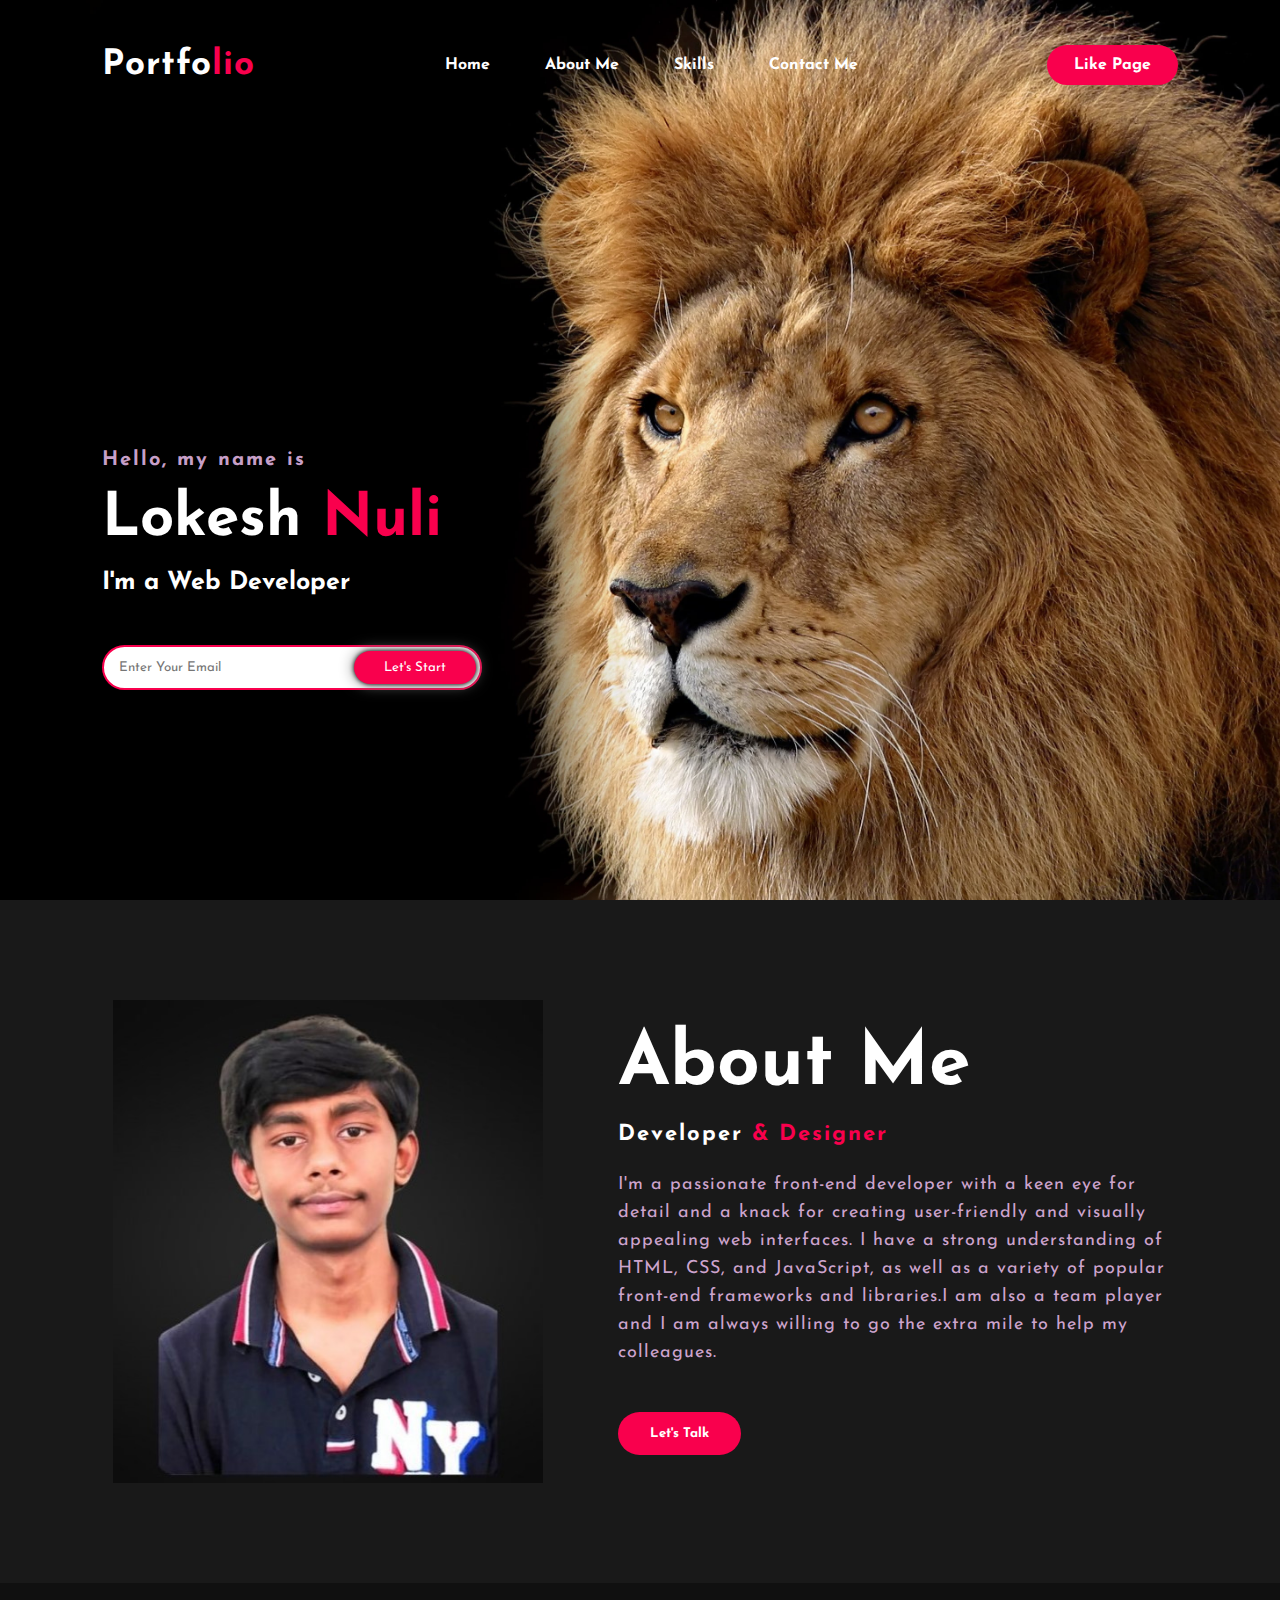
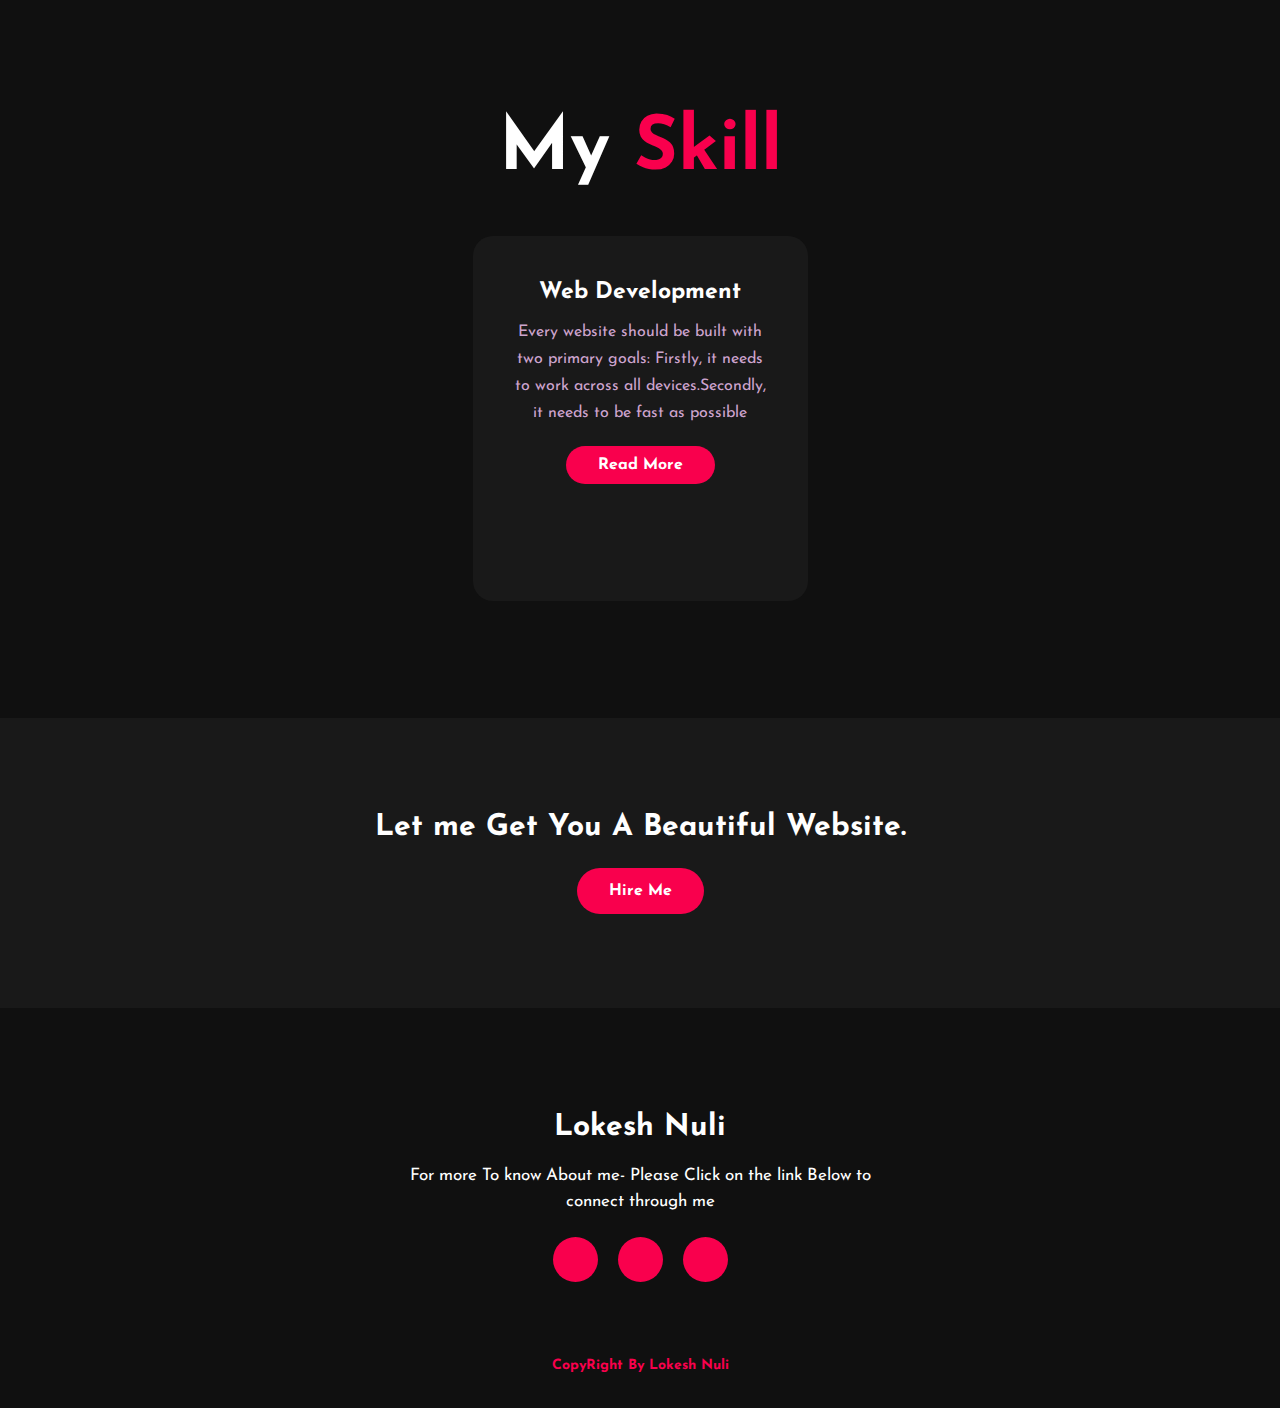
<file: index.html>
<!DOCTYPE html>
<html lang="en">
<head>
    <meta charset="UTF-8">
    

    <title>Main Portfolio</title>
    <link rel="stylesheet" href="./style.css" type="text/css">

    <link rel="preconnect" href="https://fonts.gstatic.com">
    
    <link href="https://fonts.googleapis.com/css2?family=Josefin+Sans:ital,
    wght@0,100;0,200;0,300;0,400;0,500;0,600;0,700;1,100;1,200;1,300;1,400;1,
    500;1,600;1,700&display=swap" rel="stylesheet">

    <link rel="stylesheet" href="https://cdnjs.cloudflare.com/ajax/libs/font-awesome/6.4.2/css/all.min.css" 
    integrity="sha512-z3gLpd7yknf1YoNbCzqRKc4qyor8gaKU1qmn+CShxbuBusANI9QpRohGBreCFkKxLhei6S9CQXFEbbKuqLg0DA==" crossorigin="anonymous" referrerpolicy="no-referrer" />

</head>
<body>
    <div class="hero">
        <nav>
            <h2 class="logo">Portfo<span>lio</span></h2>
            <ul>
                <li><a href="#">Home</a></li>
                <li><a href="#abt">About Me</a></li>
               
                <li><a href="#ski">Skills</a></li>
                <li><a href="#cont">Contact Me</a></li>
            </ul>
            <a target="_blank" href="./ReadMore.html" class="btn">Like Page</a>
        </nav>
        <div class="content">
            <h4>Hello, my name is</h4>
            <h1>Lokesh <span>Nuli</span></h1>
            <h3>I'm a Web Developer</h3>
            <div class="newslatter">
                <form>
                    <input type="email" name="email" id="mail" placeholder="Enter Your Email"/>
                    <input type="submit" name="Submit" value="Let's Start"/>

                </form>
            </div>
        </div>
    </div>
    <section class="about" id="abt" >
        <div class="main">
            <img src="Untitled design.jpg">
            <div class="about-text">
                <h2>About Me</h2>
                <h5>Developer <span>& Designer</span></h5>
                <p>I'm a passionate front-end developer with a keen eye for 
                    detail and a knack for creating user-friendly and visually appealing web interfaces. 
                    I have a strong understanding of HTML, CSS, and JavaScript, 
                    as well as a variety of popular front-end frameworks and libraries.I am also a team player and 
                    I am always willing to go the extra mile to help my colleagues.</p>
                    <button type="button">Let's Talk</button>
            </div>
        

       </div>

    </section>
    <div class="service" id="ski">
        <div class="title">
            <h2>My <span>Skill</span></h2>
        </div>
        <div class="box">
            <!--<div class="card">
                <i class="fa-solid fa-bars"></i>
                <h5>Web Development</h5>
                <div class="pra">
                    <p>
                        Every website should be built with two primary goals:
                        Firstly, it needs to work across all devices.Secondly, it needs
                        to be fast as possible </p>
                    <p style="text-align: center;">
                        <a class="button" target="_blank" href="./ReadMore.html">Read More</a>
                    </p>
                    </p>
                </div>
            </div-->

            <div class="card">
                <i class="fa-regular fa-user"></i>
                <h5>Web Development</h5>
                <div class="pra">
                    <p>
                        Every website should be built with two primary goals:
                        Firstly, it needs to work across all devices.Secondly, it needs
                        to be fast as possible </p>
                    <p style="text-align: center;">
                        <a class="button" href="#">Read More</a>
                    </p>
                    </p>
                </div>
            </div>

            <!--<div class="card">
                <i class="fa-regular fa-bell"></i>
                <h5>Web Development</h5>
                <div class="pra">
                    <p>
                        Every website should be built with two primary goals:
                        Firstly, it needs to work across all devices.Secondly, it needs
                        to be fast as possible </p>
                    <p style="text-align: center;">
                        <a class="button" href="#">Read More</a>
                    </p>
                    </p>
                </div>
            </div>-->

        </div>
    </div>

    <div class="contact-me">
        <p>Let me Get You A Beautiful Website.</p>
        <a class="button-two" href="#">Hire Me</a>

    </div>
    <footer id="cont">
        <p>Lokesh Nuli</p>
        <p>For more To know About me- Please Click on the link Below
            to connect through me </p>
        <div class="social">
            <a target="_blank" href="https://www.linkedin.com/in/nuli-lokesh-8a2851214/"><i class="fa-brands fa-linkedin"></i></a>
            <a target="_blank" href="https://www.instagram.com/lokeshnuli16/"><i class="fa-brands fa-instagram"></i></a>
            <a target="_blank" href="https://twitter.com/LokeshN__1612"><i class="fa-brands fa-x-twitter"></i></a>
        </div>
        <p class="end">CopyRight By Lokesh Nuli</p>
        
        
    </footer>


</body>
</file>
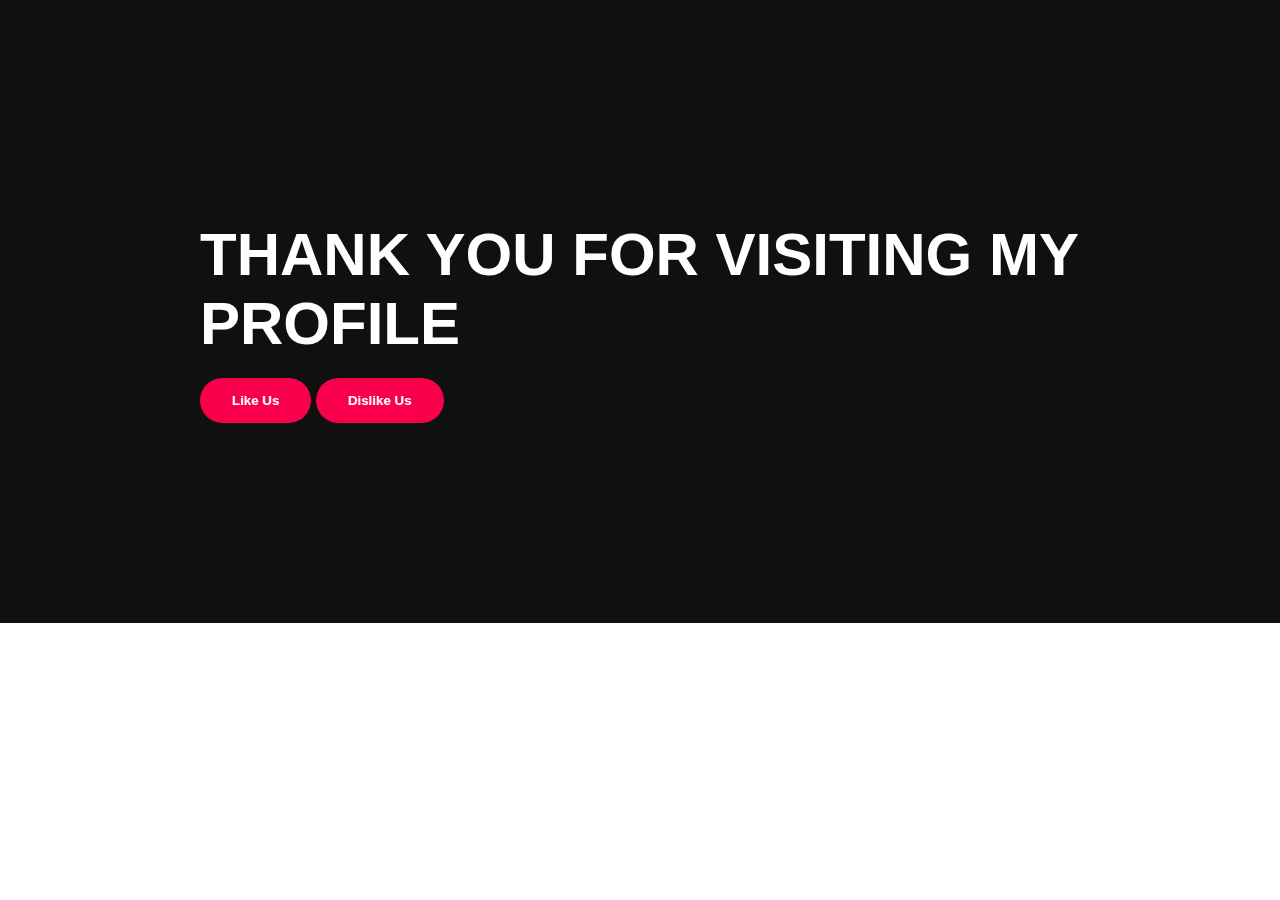
<file: ReadMore.html>
<!DOCTYPE html>
<html lang="en">
<head>
    <meta charset="UTF-8">




<link rel="stylesheet" href="./style.css" type="text/css">
</head>
<body>
<div class="cont">
    <h1> 
        THANK YOU FOR VISITING MY PROFILE
    </h1>
    <div class="buttt">

    <button type="but">Like Us</button>
    
    <button type="butt">Dislike Us</button>
</div>
    
</div>

</body>
</file>
<file: style.css>
*{
    padding: 0;
    margin: 0;
    font-family: 'Josefin Sans',sans-serif;
    box-sizing: border-box;
}
.hero{
    height: 100vh;
    width: 100%;
    background-image: url('sslio.jpg');
    background-size: cover;
    background-position: center;
}

nav{
    display: flex;
    align-items: center;
    justify-content: space-between;
    padding-top: 45px;
    padding-left: 8%;
    padding-right: 8%;


}

.logo {
    color: white;
    font-size: 35px;
    letter-spacing: 1px;
    cursor: pointer;

}

span{
    color: #f9004d;
}
nav ul li {
    list-style-type: none;
    display: inline-block;
    padding: 10px 25px;
}

nav ul li a{
    color: white;
    text-decoration: none;
    font-weight: bold;
    text-transform: capitalize ;
}

nav ul li a:hover {
    color: #f9004d;
    transition: .4s;
}

.btn{
    background-color: #f9004d;
    color: white;
    text-decoration: none;
    border: 2px solid transparent;
    font-weight: bold;
    padding: 10px 25px;
    border-radius: 30px;
    transition:  .4s;
}
.btn:hover {
    transform: scale(1.2);
}

.content{
    position: absolute;
    top: 50%;
    left: 8%;
   /* transform: translate(-50%);*/

}
h1{
    color: white;
    margin: 20px 0px 20px;
    font-size: 60px;
}
h3{
    color: white;
    font-size: 25px;
    margin-bottom: 50px;
}
h4{
    color: #fcfc;
    letter-spacing: 2px;
    font-size: 20px;
}
.newslatter form{
    width: 380px;
    max-width: 100%;
    position: relative;


}
.newslatter form input:first-child{
    display: inline-block;
    width: 100%;
    padding: 14px 130px 14px 15px;
    border: 2px solid #f9004d;
    outline: none;
    border-radius: 30px;
}
.newslatter form input:last-child{
    position: absolute;
    display: inline-block;
    outline: none;
    border: none;
    padding: 10px 30px;
    border-radius: 30px;
    background-color: #f9004d;
    color: white;
    box-shadow: 0px 0px 5px #000 ,0px 0px 15px #858585;
    top: 6px;
    right: 6px;

}
.about{
    width: 100%;
    padding: 100px 0px;
    background-color: #191919;
}
.about img{
    height: auto;
    width: 430px;
}
.about-text{
    width: 550px;
}
.main{
    width: 1130px;
    max-width: 95%;
    margin: 0 auto;
    display: flex;
    align-items: center;
    justify-content: space-around;
}
.about-text h2{
    color: white;
    font-size: 75px;
    text-transform: capitalize;
    margin-bottom: 20px;
}
.about-text h5{
    color: white;
    letter-spacing: 2px;
    font-size: 22px;
    margin-bottom: 25px;
    text-transform: capitalize;
}
.about-text p{
    color: #fcfc;
    letter-spacing: 1px;
    line-height: 28px;
    font-size: 18px;
    margin-bottom: 45px;
}
button{
    background-color: #f9004d;
    color: white;
    text-decoration: none;
    border: 2px solid transparent;
    font-weight: bold;
    padding: 13px 30px;
    border-radius: 30px;
    transition: .4s;

}
button:hover{
    background-color: transparent;
    border: 2px solid #f9004d;
    cursor: pointer;
    
}

.service{
    background: #101010;
    width: 100%;
    padding: 100px 0px;
}

.title h2{
    color: white;
    font-size: 75px;
    width: 1130px;
    margin: 30px auto;
    text-align: center;
}
.box{
    display: flex;
    justify-content: center;
    align-items: center;
    min-height: 400px;
}

.card{
    height: 365px;
    width: 335px;
    padding: 20px 35px;
    background: #191919;
    border-radius: 20px;
    margin: 15px;
    position: relative;
    overflow: hidden;
    text-align: center;

}
.card i{
    font-size: 50px;
    display: block;
    text-align: center;
    margin: 25px 0px;
    color: #f9004d;
}
h5{
    color: white;
    font-size: 23px;
    margin-bottom: 15px;
}

.pra p{
    color: #fcfc;
    font-size: 16px;
    line-height: 27px;
    margin-bottom: 25px;
}
.card .button{
    background-color: #f9004d;
    color: white;
    text-decoration: none;
    border: 2px solid transparent;
    font-weight: bold;
    padding: 9px 30px;
    border-radius: 30px;
    transition: .4s;
}

.card .button:hover{
    background-color: transparent;
    border: 2px solid #f9004d;
    cursor: pointer;
}

.contact-me{
    width: 100%;
    height: 290px;
    background: #191919;
    display: flex;
    align-items: center;
    flex-direction: column;
    justify-content: center;
}
.contact-me p{
    color: white;
    font-size: 30px;
    font-weight: bold;
    margin-bottom: 25px;
}

.contact-me .button-two{
    background-color: #f9004d;
    color: white;
    text-decoration: none;
    border: 2px solid transparent;
    font-weight: bold;
    padding: 13px 30px;
    border-radius: 30px;
    transition: .4s;

}
.contact-me .button-two:hover{
    background-color: transparent;
    border: 2px solid #f9004d;
    cursor: pointer;

}

footer{
    position: relative;
    width: 100%;
    height: 400px;
    background: #101010;
    display: flex;
    flex-direction: column;
    align-items: center;
    justify-content: center;

}

footer p:nth-child(1){
    font-size: 30px;
    color: white;
    margin-bottom: 20px;
    font-weight: bold;
}

footer p:nth-child(2){
    color: white;
    font-size: 17px;
    width: 500px;
    text-align: center;
    line-height: 26px;

}

.social{
    display: flex;
}

.social a{
    width: 45px;
    height: 45px;
    display: flex;
    align-items: center;
    justify-content: center;
    background: #f9004d;
    border-radius: 50%;
    margin: 22px 10px;
    color: white;
    text-decoration: none;
    font-size: 20px;
}

.social a:hover{
    transform: scale(1.3);
    transition: .3s;
}

.end{
    position: absolute;
    color: #f9004d;
    bottom: 35px;
    font-size: 14px;
    font-weight: bold;
}

/*.icon a{
    width: 45px;
    height: 45px;
    display: flex;
    align-items: center;
    justify-content: center;
    background: #f9004d;
    border-radius: 50%;
    margin-left: 22px 10px;
    color: white;
    text-decoration: none;
    font-size: 20px;

}

.icon a:hover{
    transform: scale(1.3);
    transition: .3s;
}*/

.cont {
    
        background-color: #101010;
        width: 100%;
        color: white;
        padding: 200px;
    
    
}

.cont h1{
    
    
    
  
    font-weight: bold;
}

.cont .buttt{
    border-radius: 1px;
    border-spacing: 5px;
}
</file>
